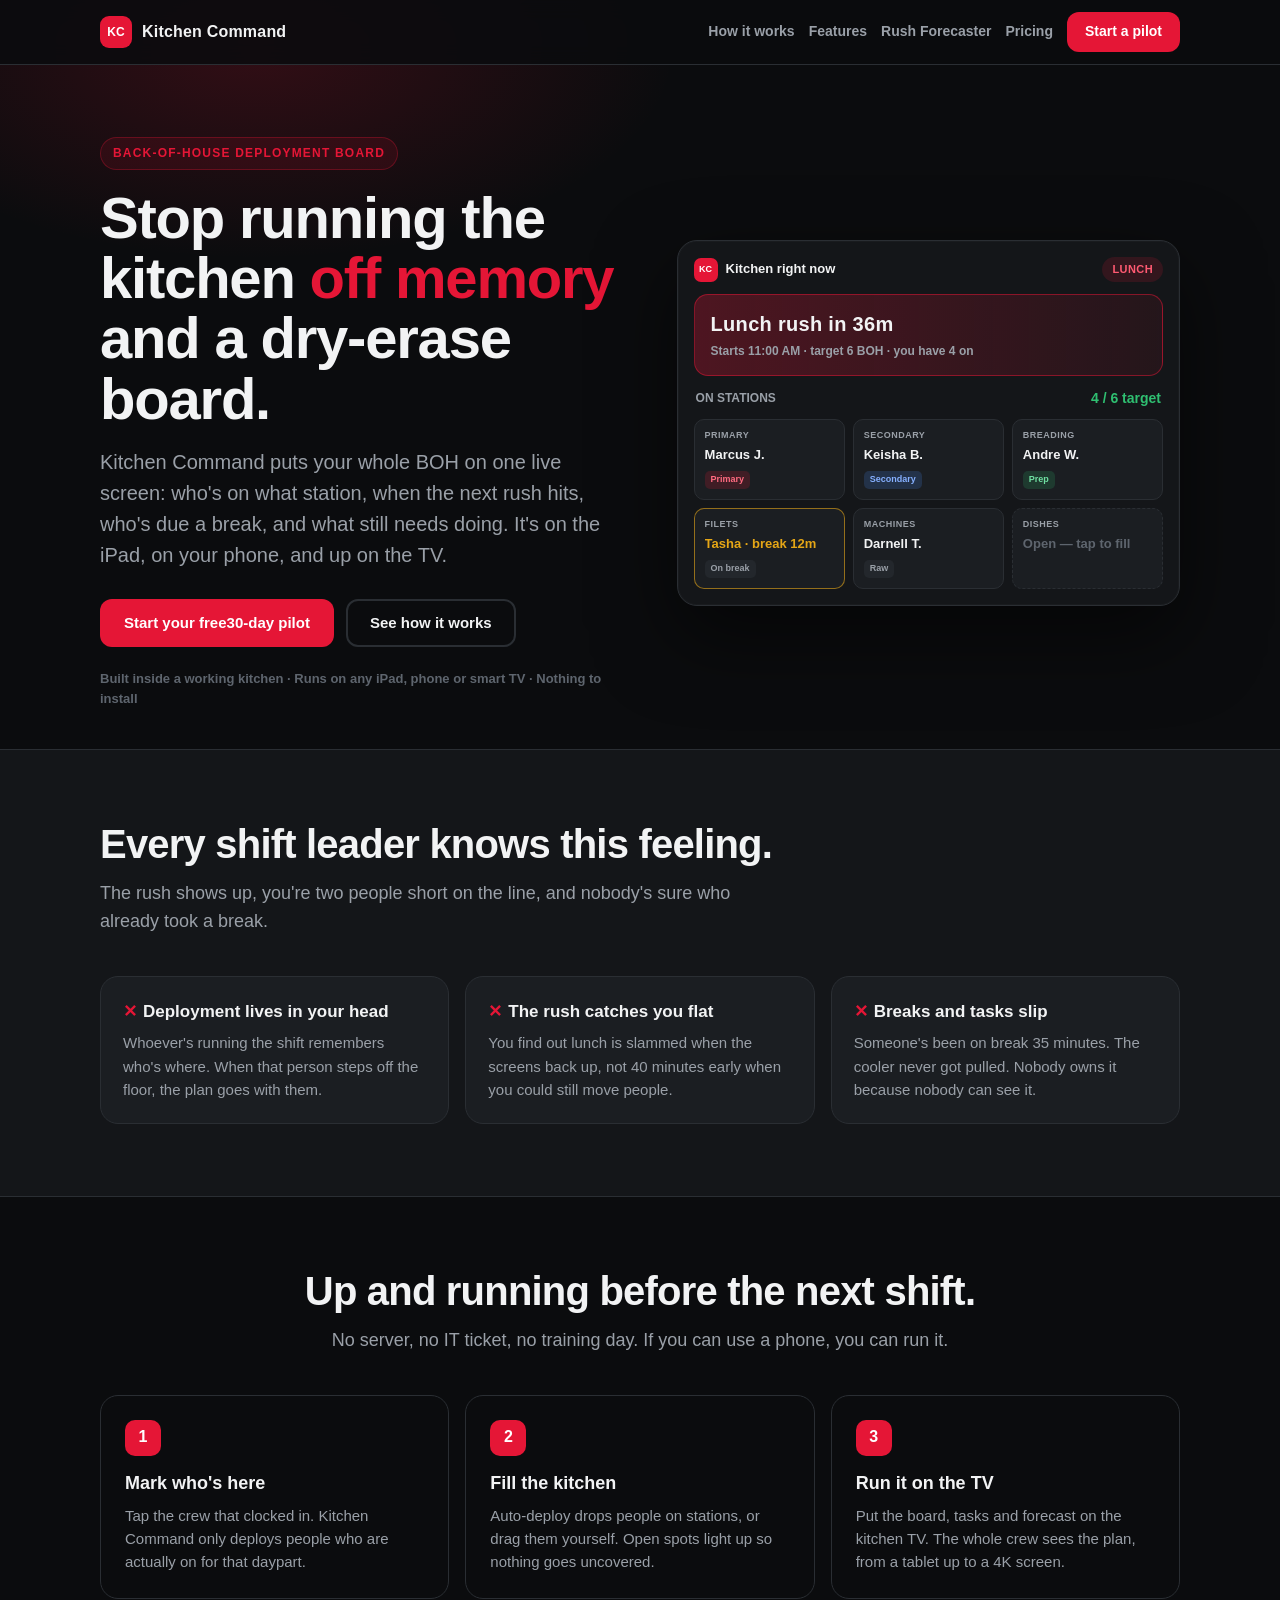
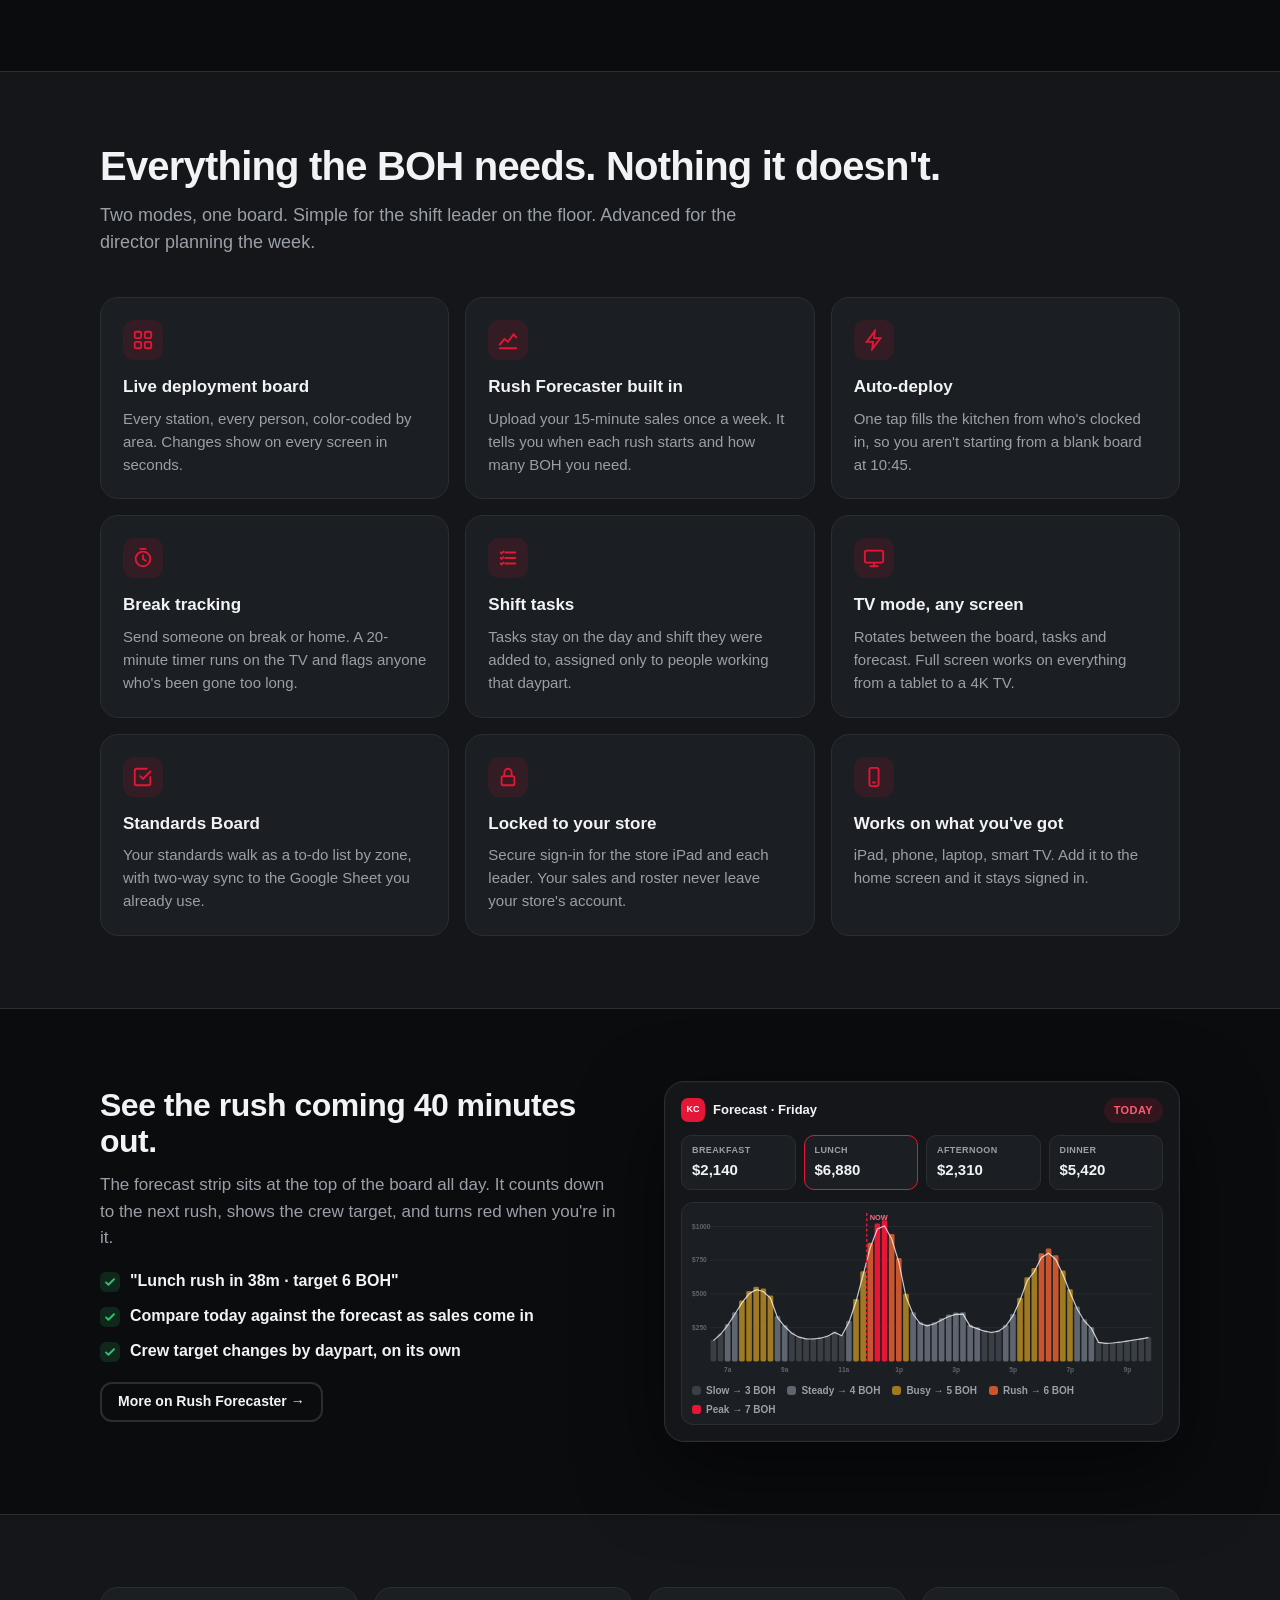
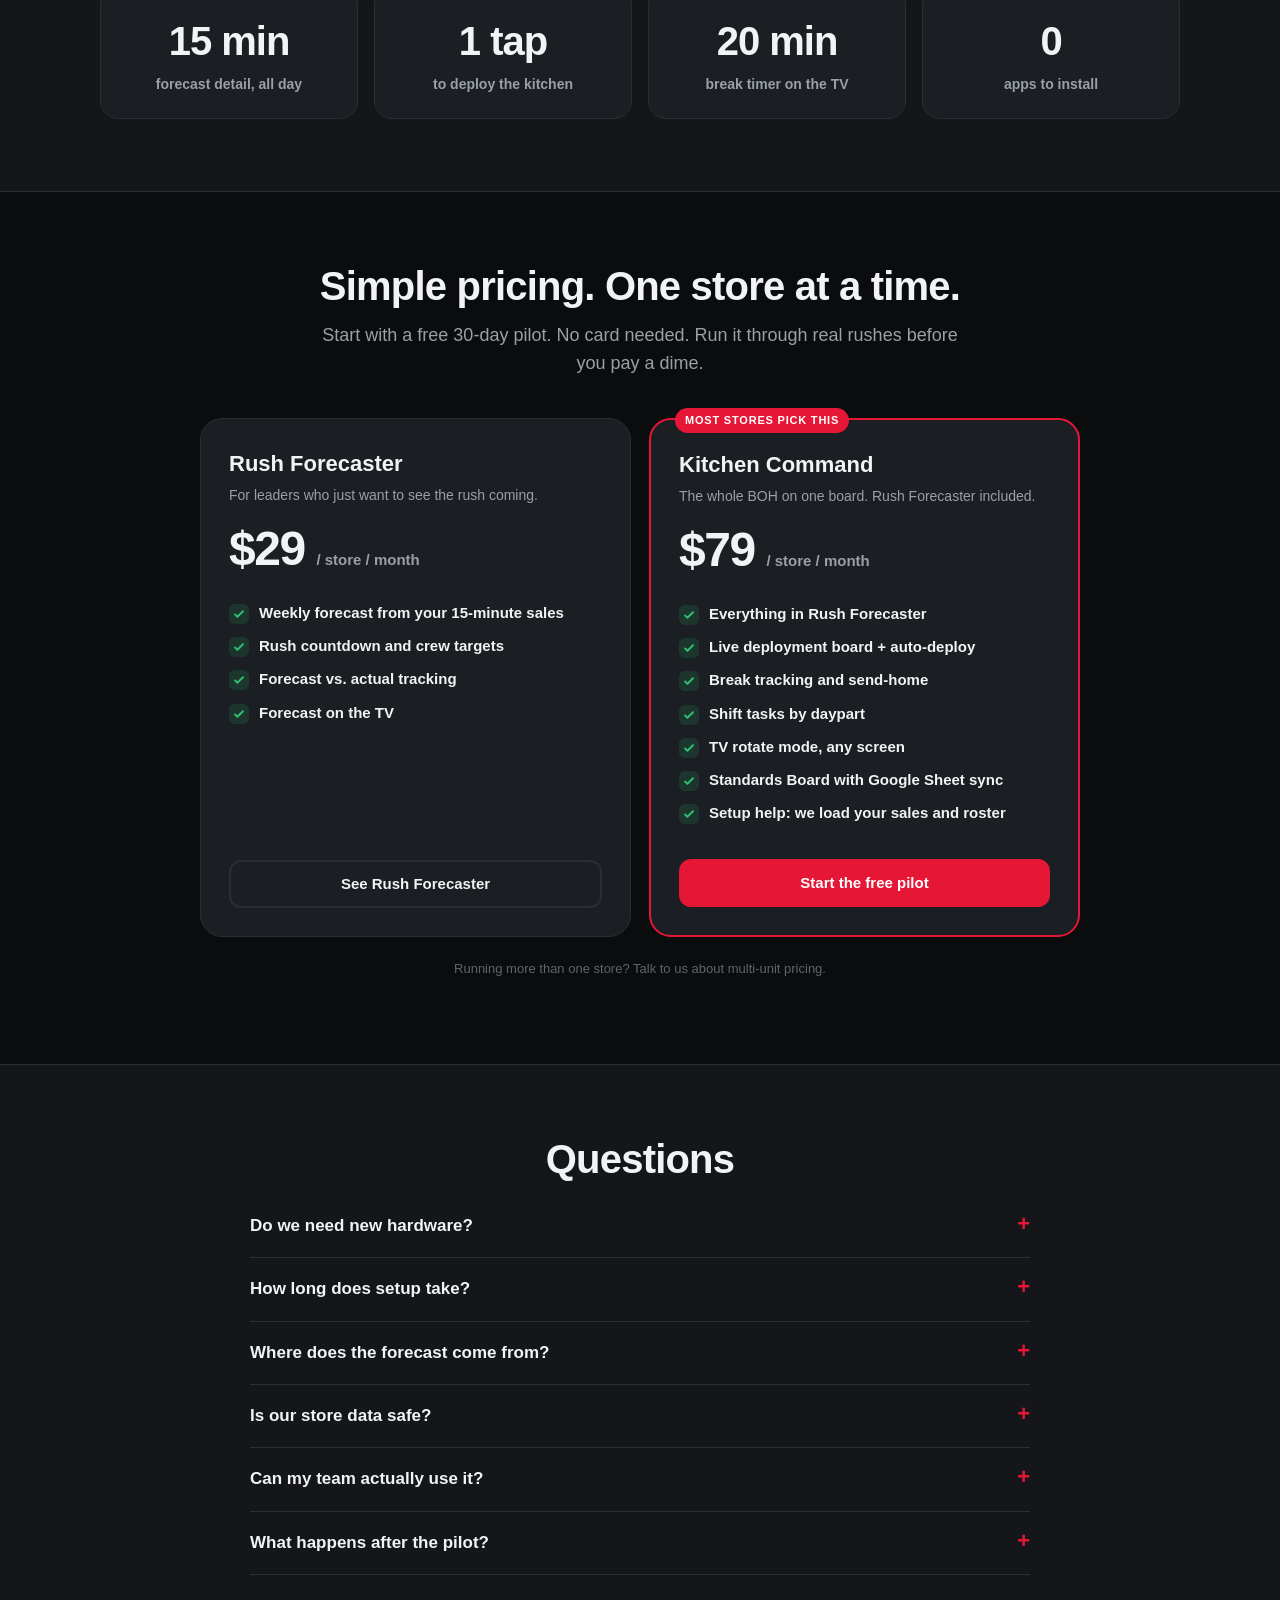
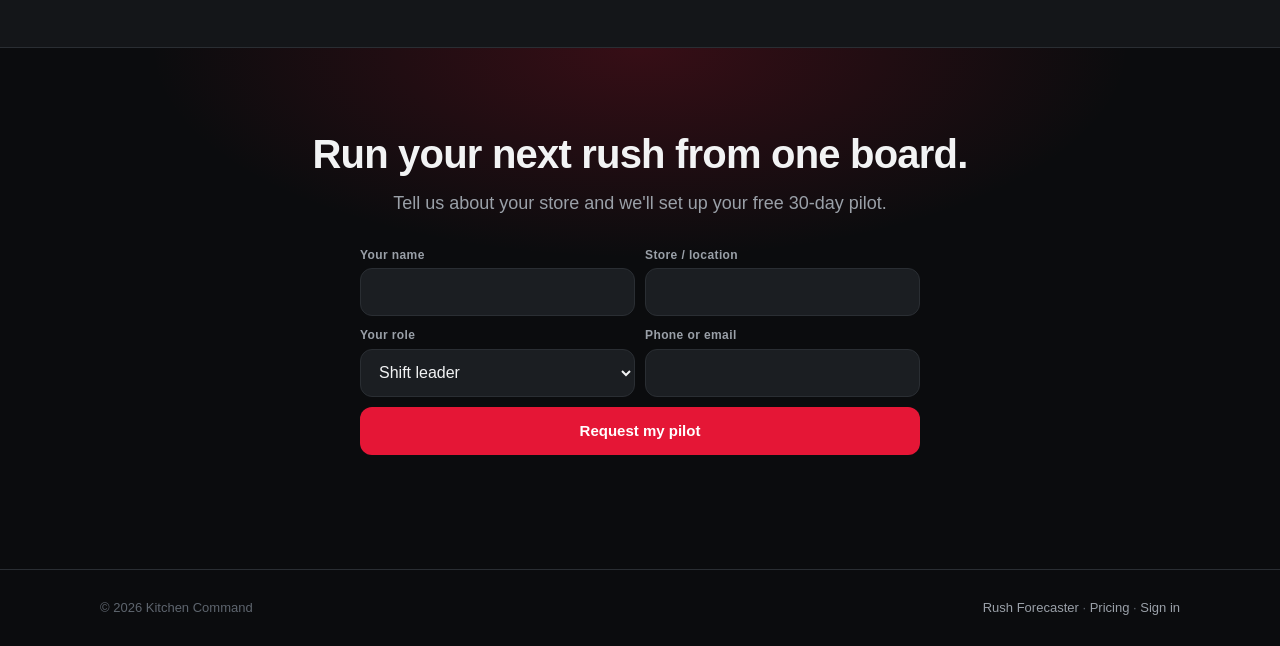
<file: landing/index.html>
<!DOCTYPE html>
<html lang="en">
<head>
<meta charset="UTF-8">
<meta name="viewport" content="width=device-width, initial-scale=1, viewport-fit=cover">
<title>Kitchen Command — Run the kitchen from one board</title>
<meta name="description" content="Kitchen Command is a live back-of-house deployment board. Deploy your crew, see the next rush coming, run breaks and tasks, and put it all on the kitchen TV.">
<meta name="theme-color" content="#0B0C0E">
<meta property="og:title" content="Kitchen Command — Run the kitchen from one board">
<meta property="og:description" content="Live BOH deployment, rush forecasts, breaks, tasks and TV displays. Built by a shift leader for shift leaders.">
<link rel="stylesheet" href="landing.css">
</head>
<body>

<nav class="nav"><div class="wrap">
  <a class="logo" href="./"><i>KC</i>Kitchen Command</a>
  <a class="link" href="#how">How it works</a>
  <a class="link" href="#features">Features</a>
  <a class="link" href="rush-forecaster.html">Rush Forecaster</a>
  <a class="link" href="#pricing">Pricing</a>
  <a class="btn primary sm" href="#start">Start a pilot</a>
</div></nav>

<header class="hero"><div class="wrap grid">
  <div>
    <span class="eyebrow">Back-of-house deployment board</span>
    <h1>Stop running the kitchen <em>off memory</em> and a dry-erase board.</h1>
    <p class="lead">Kitchen Command puts your whole BOH on one live screen: who's on what station, when the next rush hits, who's due a break, and what still needs doing. It's on the iPad, on your phone, and up on the TV.</p>
    <div class="cta-row">
      <a class="btn primary" href="#start">Start your free <span data-pilot>30</span>-day pilot</a>
      <a class="btn ghost" href="#how">See how it works</a>
    </div>
    <div class="trust">Built inside a working kitchen · Runs on any iPad, phone or smart TV · Nothing to install</div>
  </div>

  <div class="screen reveal" aria-label="Kitchen Command board preview">
    <div class="bar"><span class="mk">KC</span><b>Kitchen right now</b><span class="pill">LUNCH</span></div>
    <div class="rush" id="demo-rush"><div class="big">Lunch rush in 38m</div><div class="small">Starts 11:00 AM · target 6 BOH</div></div>
    <div class="crew"><span>ON STATIONS</span><b>4 / 6 target</b></div>
    <div class="board">
      <div class="st"><div class="a">PRIMARY</div><div class="p">Marcus J.</div><span class="tag p1">Primary</span></div>
      <div class="st"><div class="a">SECONDARY</div><div class="p">Keisha B.</div><span class="tag p2">Secondary</span></div>
      <div class="st"><div class="a">BREADING</div><div class="p">Andre W.</div><span class="tag p3">Prep</span></div>
      <div class="st brk"><div class="a">FILETS</div><div class="p">Tasha · break 12m</div><span class="tag">On break</span></div>
      <div class="st"><div class="a">MACHINES</div><div class="p">Darnell T.</div><span class="tag">Raw</span></div>
      <div class="st open"><div class="a">DISHES</div><div class="p">Open — tap to fill</div></div>
    </div>
  </div>
</div></header>

<section class="alt"><div class="wrap">
  <h2 class="reveal">Every shift leader knows this feeling.</h2>
  <p class="sub reveal">The rush shows up, you're two people short on the line, and nobody's sure who already took a break.</p>
  <div class="pain reveal">
    <div><b><span class="x">✕</span>Deployment lives in your head</b><p>Whoever's running the shift remembers who's where. When that person steps off the floor, the plan goes with them.</p></div>
    <div><b><span class="x">✕</span>The rush catches you flat</b><p>You find out lunch is slammed when the screens back up, not 40 minutes early when you could still move people.</p></div>
    <div><b><span class="x">✕</span>Breaks and tasks slip</b><p>Someone's been on break 35 minutes. The cooler never got pulled. Nobody owns it because nobody can see it.</p></div>
  </div>
</div></section>

<section id="how"><div class="wrap">
  <div class="center"><h2 class="reveal">Up and running before the next shift.</h2>
  <p class="sub reveal">No server, no IT ticket, no training day. If you can use a phone, you can run it.</p></div>
  <div class="steps reveal">
    <div><b>Mark who's here</b><p>Tap the crew that clocked in. Kitchen Command only deploys people who are actually on for that daypart.</p></div>
    <div><b>Fill the kitchen</b><p>Auto-deploy drops people on stations, or drag them yourself. Open spots light up so nothing goes uncovered.</p></div>
    <div><b>Run it on the TV</b><p>Put the board, tasks and forecast on the kitchen TV. The whole crew sees the plan, from a tablet up to a 4K screen.</p></div>
  </div>
</div></section>

<section class="alt" id="features"><div class="wrap">
  <h2 class="reveal">Everything the BOH needs. Nothing it doesn't.</h2>
  <p class="sub reveal">Two modes, one board. Simple for the shift leader on the floor. Advanced for the director planning the week.</p>
  <div class="feats">
    <div class="feat reveal"><div class="ic"><svg viewBox="0 0 24 24" fill="none" stroke="currentColor" stroke-width="2" stroke-linecap="round"><rect x="3" y="3" width="7" height="7" rx="1.5"/><rect x="14" y="3" width="7" height="7" rx="1.5"/><rect x="3" y="14" width="7" height="7" rx="1.5"/><rect x="14" y="14" width="7" height="7" rx="1.5"/></svg></div><b>Live deployment board</b><p>Every station, every person, color-coded by area. Changes show on every screen in seconds.</p></div>
    <div class="feat reveal"><div class="ic"><svg viewBox="0 0 24 24" fill="none" stroke="currentColor" stroke-width="2" stroke-linecap="round"><path d="M3 17l5-6 4 3 6-8 3 3"/><path d="M3 21h18"/></svg></div><b>Rush Forecaster built in</b><p>Upload your 15-minute sales once a week. It tells you when each rush starts and how many BOH you need.</p></div>
    <div class="feat reveal"><div class="ic"><svg viewBox="0 0 24 24" fill="none" stroke="currentColor" stroke-width="2" stroke-linecap="round"><path d="M13 2L4 14h7l-1 8 9-12h-7z"/></svg></div><b>Auto-deploy</b><p>One tap fills the kitchen from who's clocked in, so you aren't starting from a blank board at 10:45.</p></div>
    <div class="feat reveal"><div class="ic"><svg viewBox="0 0 24 24" fill="none" stroke="currentColor" stroke-width="2" stroke-linecap="round"><circle cx="12" cy="13" r="8"/><path d="M12 9v4l3 2M9 2h6"/></svg></div><b>Break tracking</b><p>Send someone on break or home. A 20-minute timer runs on the TV and flags anyone who's been gone too long.</p></div>
    <div class="feat reveal"><div class="ic"><svg viewBox="0 0 24 24" fill="none" stroke="currentColor" stroke-width="2" stroke-linecap="round"><path d="M9 6h11M9 12h11M9 18h11"/><path d="M4 6l1 1 2-2M4 12l1 1 2-2M4 18l1 1 2-2"/></svg></div><b>Shift tasks</b><p>Tasks stay on the day and shift they were added to, assigned only to people working that daypart.</p></div>
    <div class="feat reveal"><div class="ic"><svg viewBox="0 0 24 24" fill="none" stroke="currentColor" stroke-width="2" stroke-linecap="round"><rect x="2" y="4" width="20" height="13" rx="2"/><path d="M8 21h8M12 17v4"/></svg></div><b>TV mode, any screen</b><p>Rotates between the board, tasks and forecast. Full screen works on everything from a tablet to a 4K TV.</p></div>
    <div class="feat reveal"><div class="ic"><svg viewBox="0 0 24 24" fill="none" stroke="currentColor" stroke-width="2" stroke-linecap="round"><path d="M9 11l3 3 8-8"/><path d="M20 12v7a2 2 0 01-2 2H5a2 2 0 01-2-2V5a2 2 0 012-2h11"/></svg></div><b>Standards Board</b><p>Your standards walk as a to-do list by zone, with two-way sync to the Google Sheet you already use.</p></div>
    <div class="feat reveal"><div class="ic"><svg viewBox="0 0 24 24" fill="none" stroke="currentColor" stroke-width="2" stroke-linecap="round"><rect x="5" y="11" width="14" height="10" rx="2"/><path d="M8 11V7a4 4 0 018 0v4"/></svg></div><b>Locked to your store</b><p>Secure sign-in for the store iPad and each leader. Your sales and roster never leave your store's account.</p></div>
    <div class="feat reveal"><div class="ic"><svg viewBox="0 0 24 24" fill="none" stroke="currentColor" stroke-width="2" stroke-linecap="round"><rect x="7" y="2" width="10" height="20" rx="2"/><path d="M11 18h2"/></svg></div><b>Works on what you've got</b><p>iPad, phone, laptop, smart TV. Add it to the home screen and it stays signed in.</p></div>
  </div>
</div></section>

<section><div class="wrap">
  <div class="split">
    <div class="reveal">
      <h3>See the rush coming 40 minutes out.</h3>
      <p>The forecast strip sits at the top of the board all day. It counts down to the next rush, shows the crew target, and turns red when you're in it.</p>
      <ul class="checks"><li>"Lunch rush in 38m · target 6 BOH"</li><li>Compare today against the forecast as sales come in</li><li>Crew target changes by daypart, on its own</li></ul>
      <p style="margin-top:18px"><a class="btn ghost sm" href="rush-forecaster.html">More on Rush Forecaster →</a></p>
    </div>
    <div class="screen reveal">
      <div class="bar"><span class="mk">KC</span><b>Forecast · Friday</b><span class="pill">TODAY</span></div>
      <div class="chips"><div><span class="n">BREAKFAST</span><span class="v">$2,140</span></div><div class="on"><span class="n">LUNCH</span><span class="v">$6,880</span></div><div><span class="n">AFTERNOON</span><span class="v">$2,310</span></div><div><span class="n">DINNER</span><span class="v">$5,420</span></div></div>
      <div class="chart"><div id="demo-chart"></div><div class="legend" id="demo-legend"></div></div>
    </div>
  </div>
</div></section>

<section class="alt"><div class="wrap">
  <div class="stats reveal">
    <div><b>15 min</b><span>forecast detail, all day</span></div>
    <div><b>1 tap</b><span>to deploy the kitchen</span></div>
    <div><b>20 min</b><span>break timer on the TV</span></div>
    <div><b>0</b><span>apps to install</span></div>
  </div>
</div></section>

<section id="pricing"><div class="wrap">
  <div class="center"><h2 class="reveal">Simple pricing. One store at a time.</h2>
  <p class="sub reveal">Start with a free <span data-pilot>30</span>-day pilot. No card needed. Run it through real rushes before you pay a dime.</p></div>
  <div class="plans reveal">
    <div class="plan">
      <h3>Rush Forecaster</h3><p class="for">For leaders who just want to see the rush coming.</p>
      <div class="price"><span data-price="rush">$29</span> <small>/ store / month</small></div>
      <ul class="checks"><li>Weekly forecast from your 15-minute sales</li><li>Rush countdown and crew targets</li><li>Forecast vs. actual tracking</li><li>Forecast on the TV</li></ul>
      <a class="btn ghost" href="rush-forecaster.html">See Rush Forecaster</a>
    </div>
    <div class="plan best">
      <h3>Kitchen Command</h3><p class="for">The whole BOH on one board. Rush Forecaster included.</p>
      <div class="price"><span data-price="command">$79</span> <small>/ store / month</small></div>
      <ul class="checks"><li>Everything in Rush Forecaster</li><li>Live deployment board + auto-deploy</li><li>Break tracking and send-home</li><li>Shift tasks by daypart</li><li>TV rotate mode, any screen</li><li>Standards Board with Google Sheet sync</li><li>Setup help: we load your sales and roster</li></ul>
      <a class="btn primary" href="#start">Start the free pilot</a>
    </div>
  </div>
  <p class="fine">Running more than one store? Talk to us about multi-unit pricing.</p>
</div></section>

<section class="alt"><div class="wrap">
  <div class="center"><h2 class="reveal">Questions</h2></div>
  <div class="faq reveal">
    <details><summary>Do we need new hardware?</summary><p>No. It runs in the browser on the iPad, phones and TV you already have. For the TV, any smart TV browser or a cheap streaming stick works.</p></details>
    <details><summary>How long does setup take?</summary><p>Most stores are live the same day. We load your roster and past sales, you sign in on the store iPad, and you open TV mode on the kitchen screen.</p></details>
    <details><summary>Where does the forecast come from?</summary><p>Your own sales. Once a week you upload the 15-minute sales report your POS already exports, and the forecast rebuilds itself for every day of the week.</p></details>
    <details><summary>Is our store data safe?</summary><p>Your data sits in your store's own secure database. Only the logins you approve can see it, and none of it is stored in the app's code.</p></details>
    <details><summary>Can my team actually use it?</summary><p>Simple mode was built for a shift leader in the middle of a rush: big buttons, three steps. Advanced mode is there when you want to plan deeper.</p></details>
    <details><summary>What happens after the pilot?</summary><p>If it's earning its keep, keep going on a monthly plan. If not, walk away. You don't owe anything and there's no contract.</p></details>
  </div>
</div></section>

<section class="final" id="start"><div class="wrap">
  <h2 class="reveal">Run your next rush from one board.</h2>
  <p class="sub reveal" style="margin:0 auto;">Tell us about your store and we'll set up your free <span data-pilot>30</span>-day pilot.</p>
  <form class="form" id="pilot-form" data-product="Kitchen Command">
    <div><label for="f-name">Your name</label><input id="f-name" name="name" required autocomplete="name"></div>
    <div><label for="f-store">Store / location</label><input id="f-store" name="store" required></div>
    <div><label for="f-role">Your role</label><select id="f-role" name="role"><option>Shift leader</option><option>Kitchen director</option><option>Store owner / operator</option><option>Other</option></select></div>
    <div><label for="f-contact">Phone or email</label><input id="f-contact" name="contact" required></div>
    <div class="full"><button class="btn primary" type="submit">Request my pilot</button></div>
    <div class="form-msg" id="form-msg" role="status"></div>
  </form>
</div></section>

<footer><div class="wrap">
  <span>© <span id="yr">2026</span> Kitchen Command</span>
  <span><a href="rush-forecaster.html">Rush Forecaster</a> · <a href="#pricing">Pricing</a> · <a data-app href="../">Sign in</a></span>
</div></footer>

<script src="config.js"></script>
<script src="landing.js"></script>
</body>
</html>
</file>
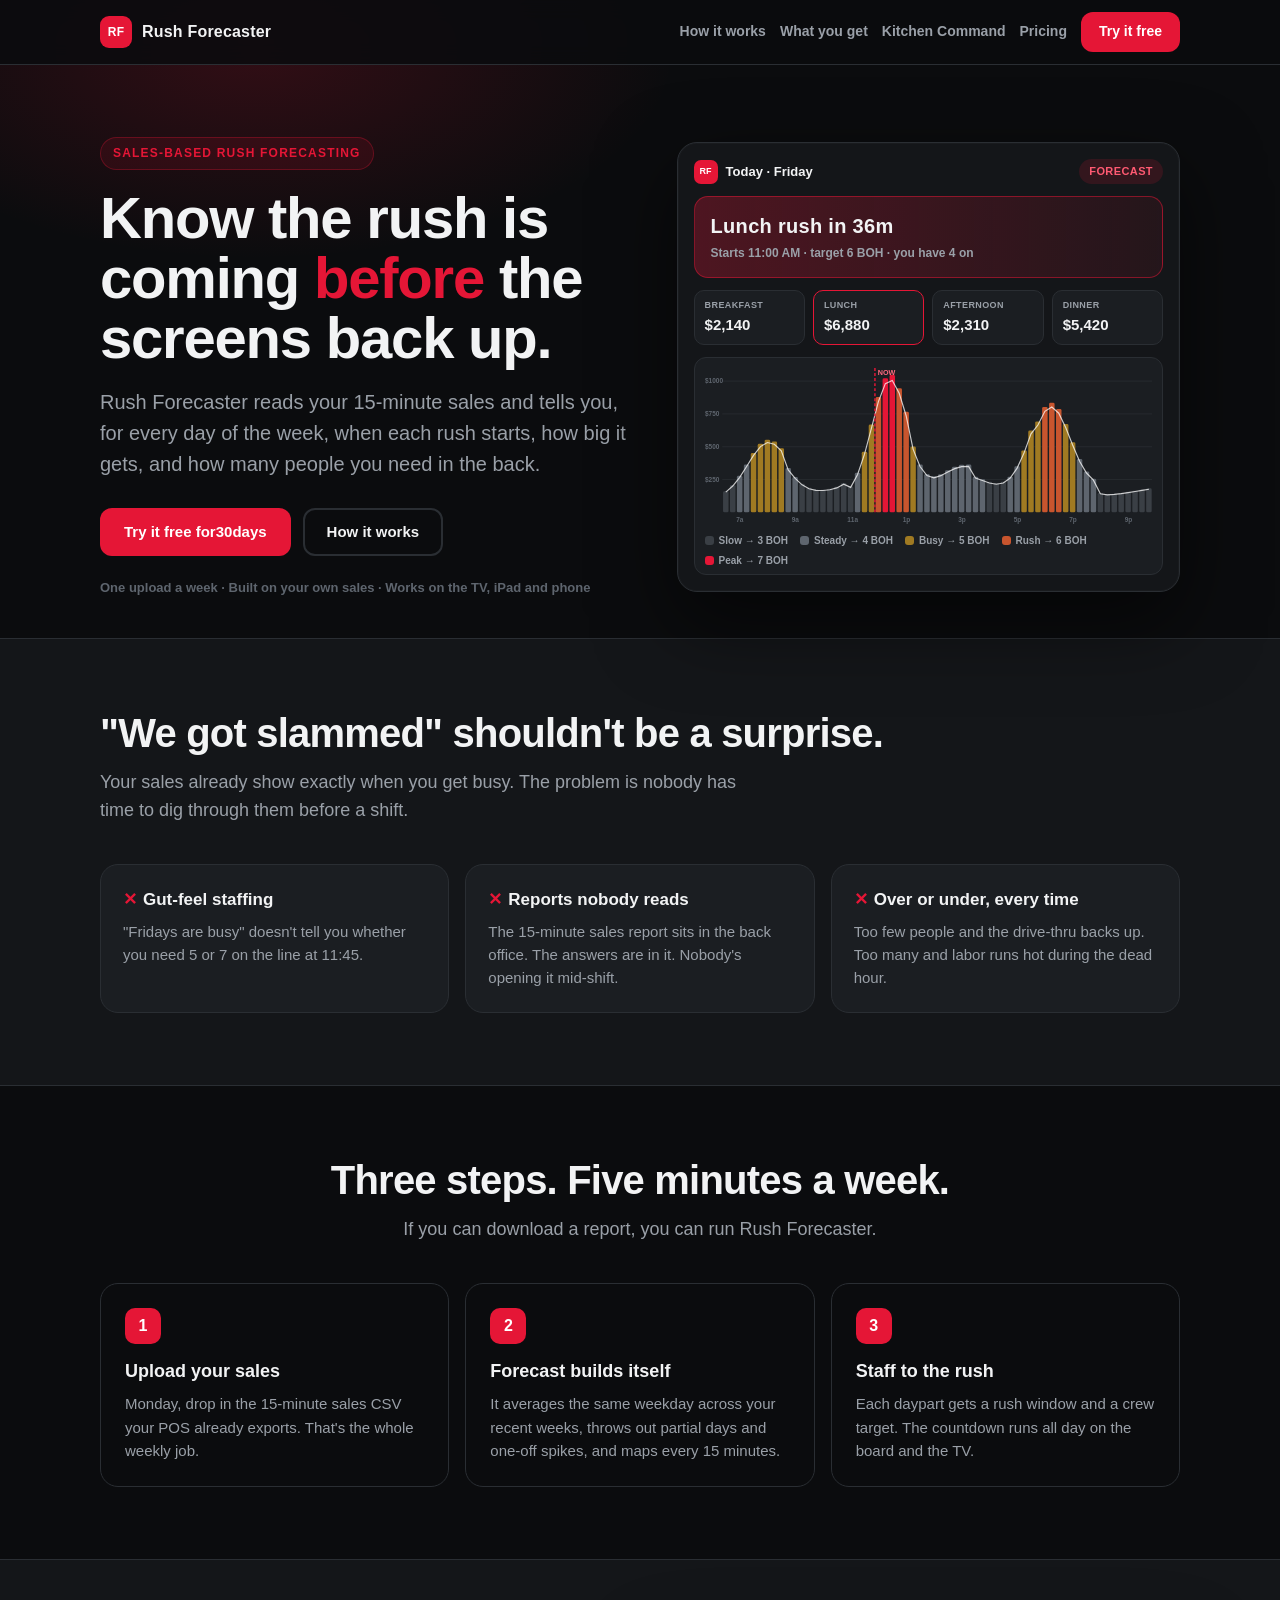
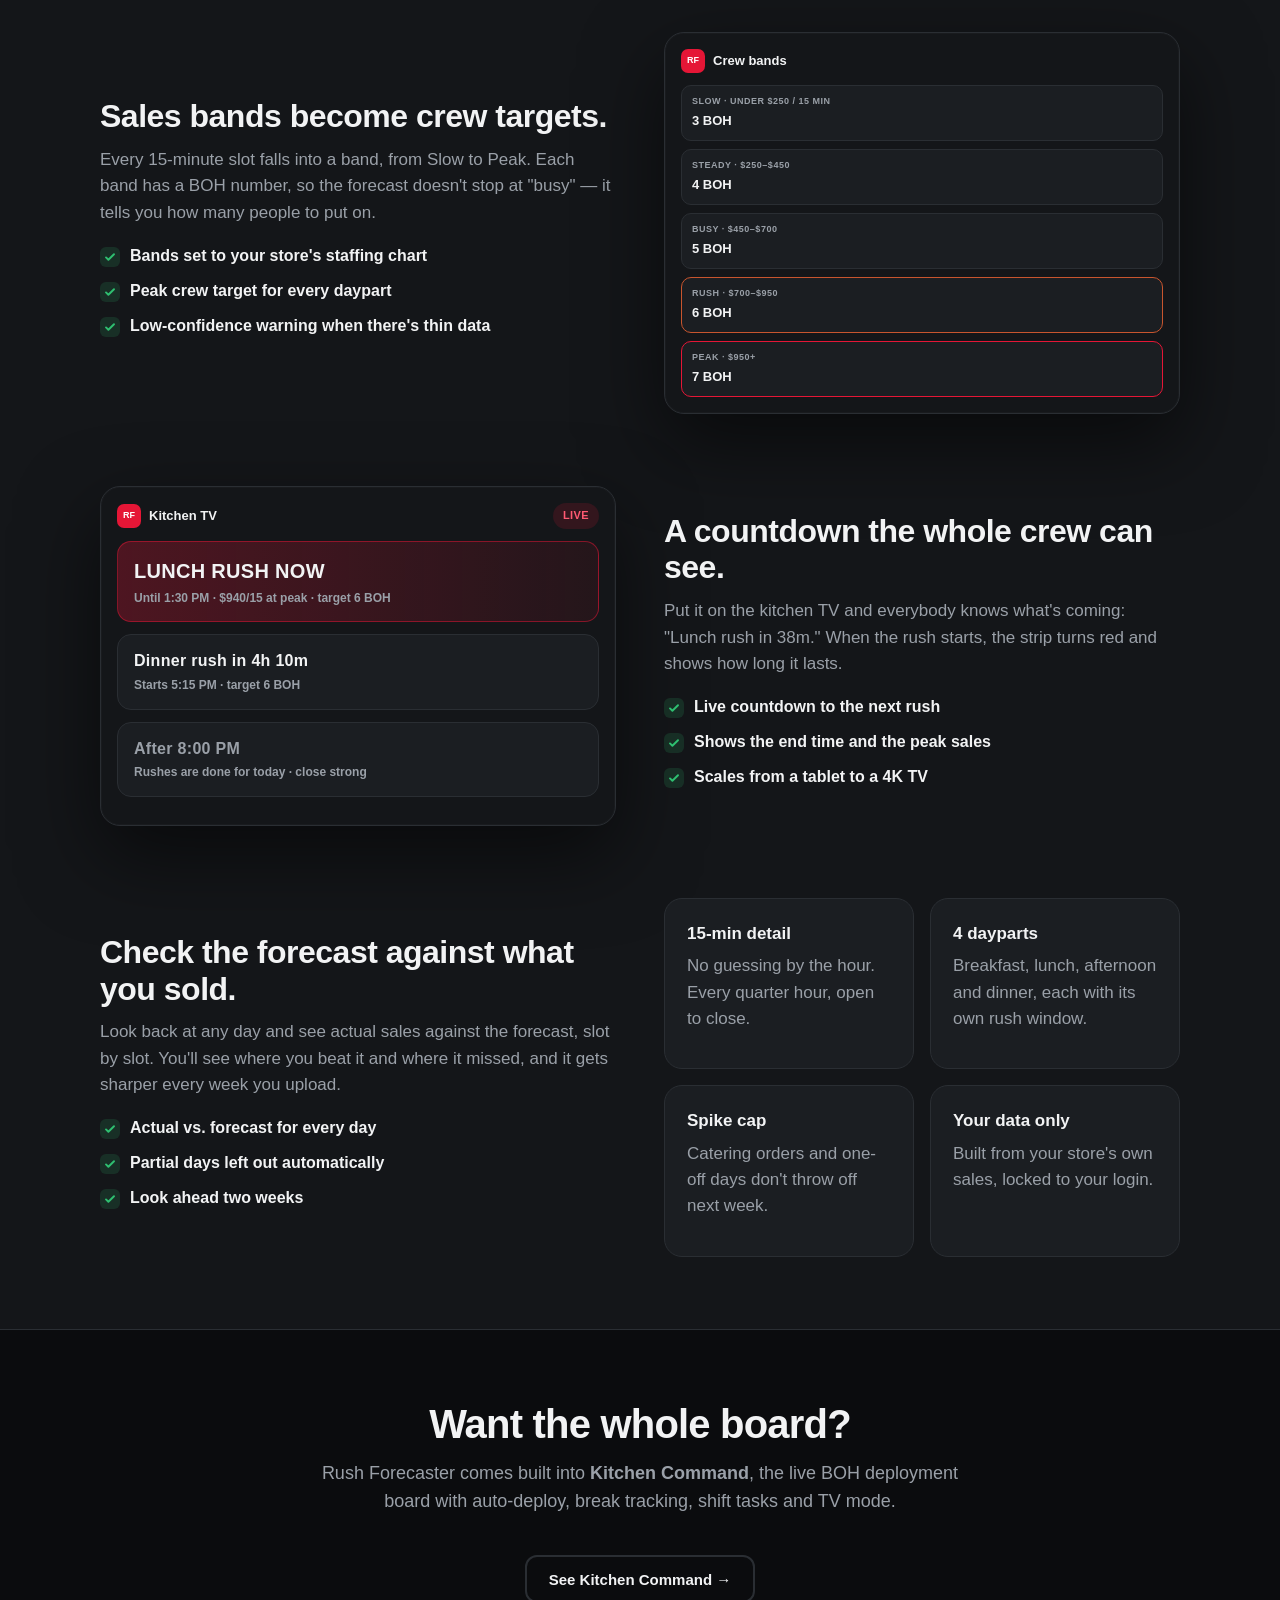
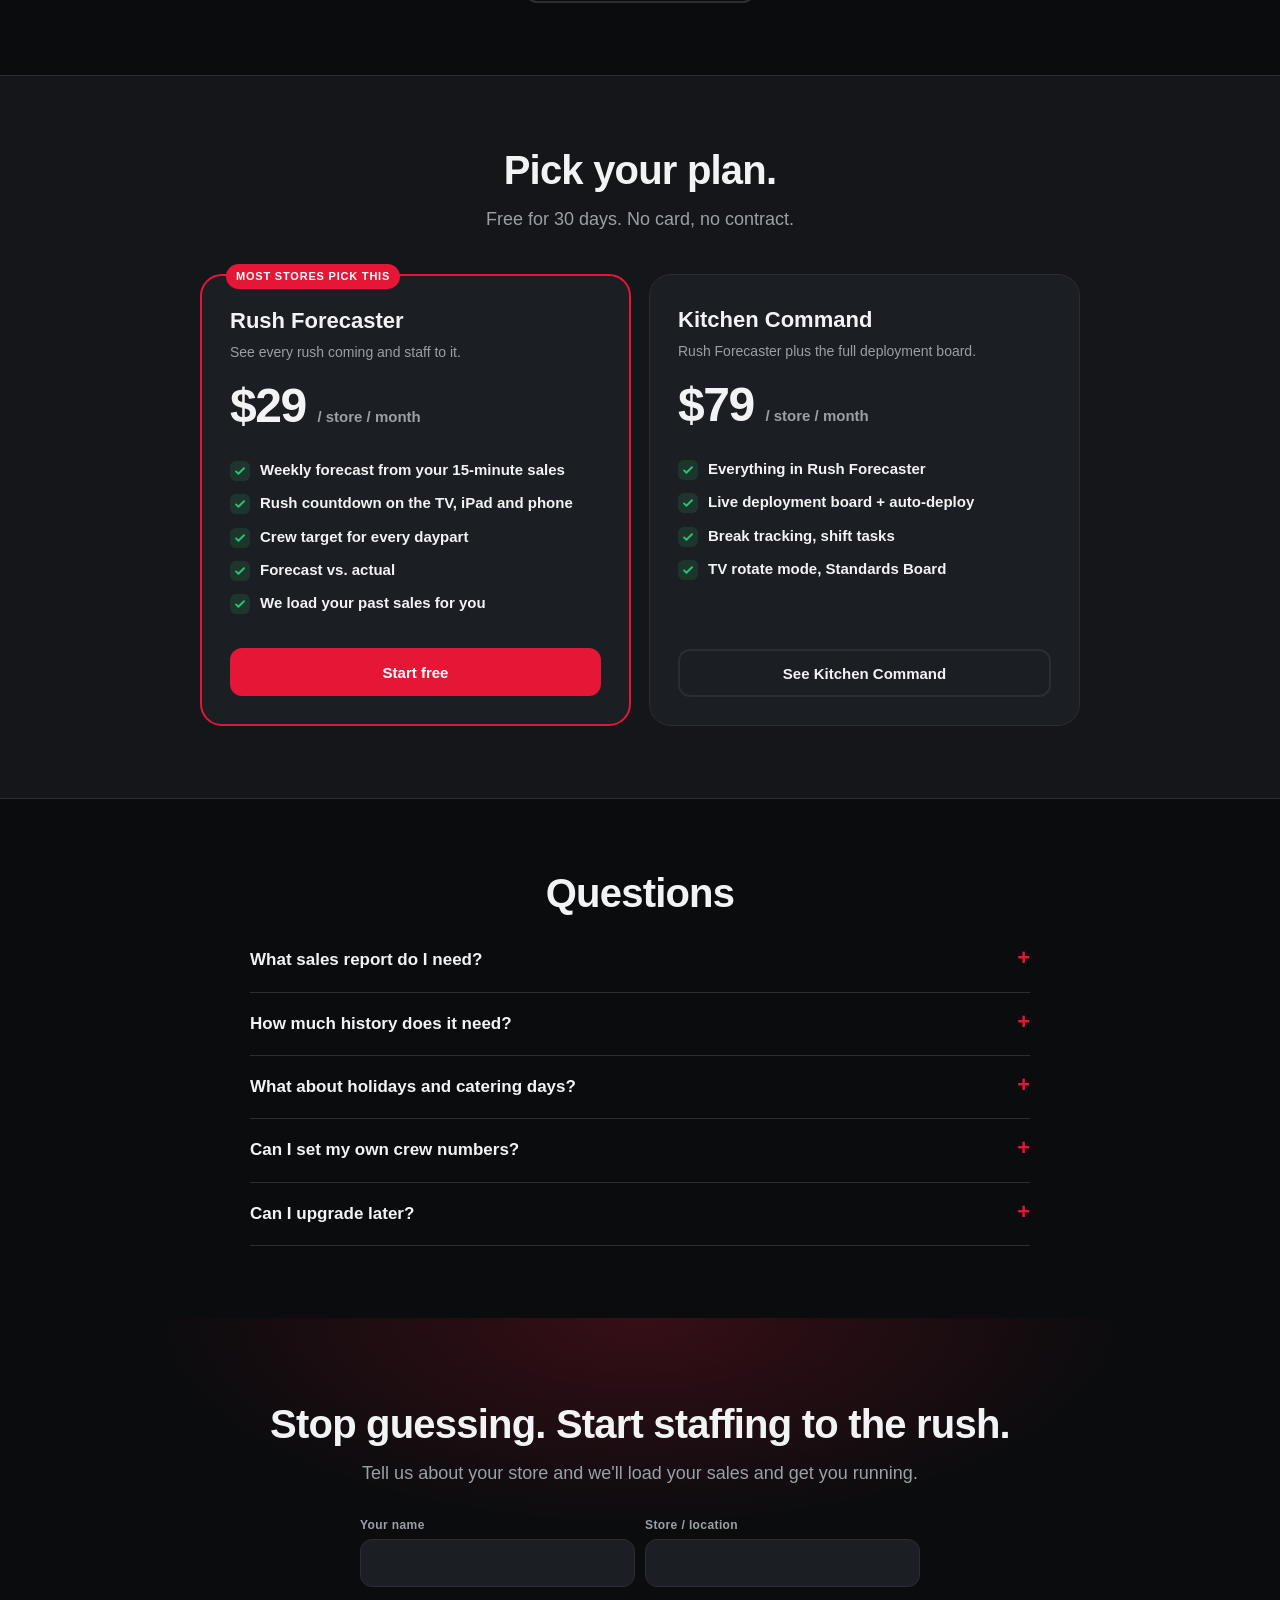
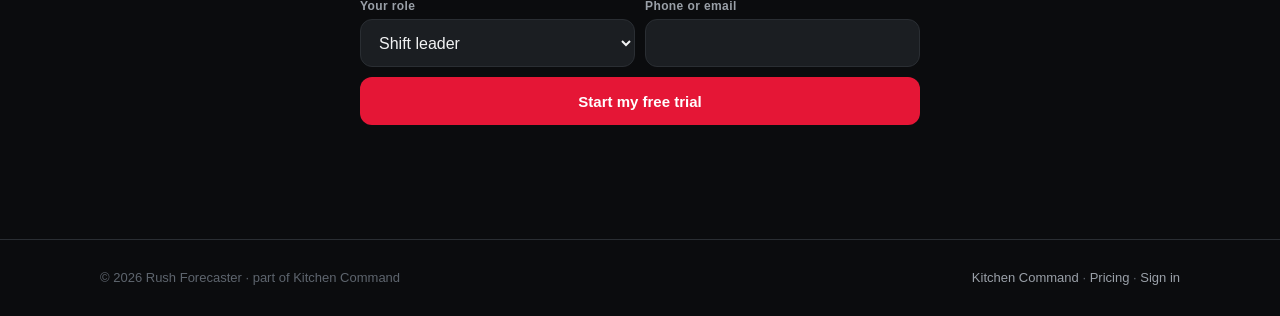
<file: landing/rush-forecaster.html>
<!DOCTYPE html>
<html lang="en">
<head>
<meta charset="UTF-8">
<meta name="viewport" content="width=device-width, initial-scale=1, viewport-fit=cover">
<title>Rush Forecaster — Know when the rush hits</title>
<meta name="description" content="Rush Forecaster turns your 15-minute sales report into a forecast for every day of the week. It counts down to each rush and tells you how many BOH to have on.">
<meta name="theme-color" content="#0B0C0E">
<meta property="og:title" content="Rush Forecaster — Know when the rush hits">
<meta property="og:description" content="Upload one sales report a week. Get the rush countdown and a crew target for every daypart.">
<link rel="stylesheet" href="landing.css">
</head>
<body>

<nav class="nav"><div class="wrap">
  <a class="logo" href="rush-forecaster.html"><i>RF</i>Rush Forecaster</a>
  <a class="link" href="#how">How it works</a>
  <a class="link" href="#features">What you get</a>
  <a class="link" href="./">Kitchen Command</a>
  <a class="link" href="#pricing">Pricing</a>
  <a class="btn primary sm" href="#start">Try it free</a>
</div></nav>

<header class="hero"><div class="wrap grid">
  <div>
    <span class="eyebrow">Sales-based rush forecasting</span>
    <h1>Know the rush is coming <em>before</em> the screens back up.</h1>
    <p class="lead">Rush Forecaster reads your 15-minute sales and tells you, for every day of the week, when each rush starts, how big it gets, and how many people you need in the back.</p>
    <div class="cta-row">
      <a class="btn primary" href="#start">Try it free for <span data-pilot>30</span> days</a>
      <a class="btn ghost" href="#how">How it works</a>
    </div>
    <div class="trust">One upload a week · Built on your own sales · Works on the TV, iPad and phone</div>
  </div>

  <div class="screen reveal" aria-label="Rush Forecaster preview">
    <div class="bar"><span class="mk">RF</span><b>Today · Friday</b><span class="pill">FORECAST</span></div>
    <div class="rush" id="demo-rush"><div class="big">Lunch rush in 38m</div><div class="small">Starts 11:00 AM · target 6 BOH</div></div>
    <div class="chips"><div><span class="n">BREAKFAST</span><span class="v">$2,140</span></div><div class="on"><span class="n">LUNCH</span><span class="v">$6,880</span></div><div><span class="n">AFTERNOON</span><span class="v">$2,310</span></div><div><span class="n">DINNER</span><span class="v">$5,420</span></div></div>
    <div class="chart"><div id="demo-chart"></div><div class="legend" id="demo-legend"></div></div>
  </div>
</div></header>

<section class="alt"><div class="wrap">
  <h2 class="reveal">"We got slammed" shouldn't be a surprise.</h2>
  <p class="sub reveal">Your sales already show exactly when you get busy. The problem is nobody has time to dig through them before a shift.</p>
  <div class="pain reveal">
    <div><b><span class="x">✕</span>Gut-feel staffing</b><p>"Fridays are busy" doesn't tell you whether you need 5 or 7 on the line at 11:45.</p></div>
    <div><b><span class="x">✕</span>Reports nobody reads</b><p>The 15-minute sales report sits in the back office. The answers are in it. Nobody's opening it mid-shift.</p></div>
    <div><b><span class="x">✕</span>Over or under, every time</b><p>Too few people and the drive-thru backs up. Too many and labor runs hot during the dead hour.</p></div>
  </div>
</div></section>

<section id="how"><div class="wrap">
  <div class="center"><h2 class="reveal">Three steps. Five minutes a week.</h2>
  <p class="sub reveal">If you can download a report, you can run Rush Forecaster.</p></div>
  <div class="steps reveal">
    <div><b>Upload your sales</b><p>Monday, drop in the 15-minute sales CSV your POS already exports. That's the whole weekly job.</p></div>
    <div><b>Forecast builds itself</b><p>It averages the same weekday across your recent weeks, throws out partial days and one-off spikes, and maps every 15 minutes.</p></div>
    <div><b>Staff to the rush</b><p>Each daypart gets a rush window and a crew target. The countdown runs all day on the board and the TV.</p></div>
  </div>
</div></section>

<section class="alt" id="features"><div class="wrap">
  <div class="split">
    <div class="reveal">
      <h3>Sales bands become crew targets.</h3>
      <p>Every 15-minute slot falls into a band, from Slow to Peak. Each band has a BOH number, so the forecast doesn't stop at "busy" — it tells you how many people to put on.</p>
      <ul class="checks"><li>Bands set to your store's staffing chart</li><li>Peak crew target for every daypart</li><li>Low-confidence warning when there's thin data</li></ul>
    </div>
    <div class="screen reveal">
      <div class="bar"><span class="mk">RF</span><b>Crew bands</b></div>
      <div class="board" style="grid-template-columns:1fr">
        <div class="st"><div class="a">SLOW · UNDER $250 / 15 MIN</div><div class="p">3 BOH</div></div>
        <div class="st"><div class="a">STEADY · $250–$450</div><div class="p">4 BOH</div></div>
        <div class="st"><div class="a">BUSY · $450–$700</div><div class="p">5 BOH</div></div>
        <div class="st" style="border-color:#C8552E"><div class="a">RUSH · $700–$950</div><div class="p">6 BOH</div></div>
        <div class="st" style="border-color:#E51636"><div class="a">PEAK · $950+</div><div class="p">7 BOH</div></div>
      </div>
    </div>
  </div>

  <div class="split flip">
    <div class="screen reveal">
      <div class="bar"><span class="mk">RF</span><b>Kitchen TV</b><span class="pill">LIVE</span></div>
      <div class="rush hot"><div class="big">LUNCH RUSH NOW</div><div class="small">Until 1:30 PM · $940/15 at peak · target 6 BOH</div></div>
      <div class="rush" style="background:var(--panel-2);border-color:var(--line)"><div class="big" style="font-size:16px">Dinner rush in 4h 10m</div><div class="small">Starts 5:15 PM · target 6 BOH</div></div>
      <div class="rush" style="background:var(--panel-2);border-color:var(--line)"><div class="big" style="font-size:16px;color:var(--text-dim)">After 8:00 PM</div><div class="small">Rushes are done for today · close strong</div></div>
    </div>
    <div class="reveal">
      <h3>A countdown the whole crew can see.</h3>
      <p>Put it on the kitchen TV and everybody knows what's coming: "Lunch rush in 38m." When the rush starts, the strip turns red and shows how long it lasts.</p>
      <ul class="checks"><li>Live countdown to the next rush</li><li>Shows the end time and the peak sales</li><li>Scales from a tablet to a 4K TV</li></ul>
    </div>
  </div>

  <div class="split">
    <div class="reveal">
      <h3>Check the forecast against what you sold.</h3>
      <p>Look back at any day and see actual sales against the forecast, slot by slot. You'll see where you beat it and where it missed, and it gets sharper every week you upload.</p>
      <ul class="checks"><li>Actual vs. forecast for every day</li><li>Partial days left out automatically</li><li>Look ahead two weeks</li></ul>
    </div>
    <div class="feats" style="grid-template-columns:1fr 1fr">
      <div class="feat reveal"><b>15-min detail</b><p>No guessing by the hour. Every quarter hour, open to close.</p></div>
      <div class="feat reveal"><b>4 dayparts</b><p>Breakfast, lunch, afternoon and dinner, each with its own rush window.</p></div>
      <div class="feat reveal"><b>Spike cap</b><p>Catering orders and one-off days don't throw off next week.</p></div>
      <div class="feat reveal"><b>Your data only</b><p>Built from your store's own sales, locked to your login.</p></div>
    </div>
  </div>
</div></section>

<section><div class="wrap">
  <div class="center"><h2 class="reveal">Want the whole board?</h2>
  <p class="sub reveal">Rush Forecaster comes built into <b>Kitchen Command</b>, the live BOH deployment board with auto-deploy, break tracking, shift tasks and TV mode.</p>
  <a class="btn ghost reveal" href="./">See Kitchen Command →</a></div>
</div></section>

<section class="alt" id="pricing"><div class="wrap">
  <div class="center"><h2 class="reveal">Pick your plan.</h2>
  <p class="sub reveal">Free for <span data-pilot>30</span> days. No card, no contract.</p></div>
  <div class="plans reveal">
    <div class="plan best">
      <h3>Rush Forecaster</h3><p class="for">See every rush coming and staff to it.</p>
      <div class="price"><span data-price="rush">$29</span> <small>/ store / month</small></div>
      <ul class="checks"><li>Weekly forecast from your 15-minute sales</li><li>Rush countdown on the TV, iPad and phone</li><li>Crew target for every daypart</li><li>Forecast vs. actual</li><li>We load your past sales for you</li></ul>
      <a class="btn primary" href="#start">Start free</a>
    </div>
    <div class="plan">
      <h3>Kitchen Command</h3><p class="for">Rush Forecaster plus the full deployment board.</p>
      <div class="price"><span data-price="command">$79</span> <small>/ store / month</small></div>
      <ul class="checks"><li>Everything in Rush Forecaster</li><li>Live deployment board + auto-deploy</li><li>Break tracking, shift tasks</li><li>TV rotate mode, Standards Board</li></ul>
      <a class="btn ghost" href="./">See Kitchen Command</a>
    </div>
  </div>
</div></section>

<section><div class="wrap">
  <div class="center"><h2 class="reveal">Questions</h2></div>
  <div class="faq reveal">
    <details><summary>What sales report do I need?</summary><p>The sales-by-15-minute export your POS already makes, saved as a CSV. Upload it once a week and the forecast rebuilds itself.</p></details>
    <details><summary>How much history does it need?</summary><p>It works from a single week, but it flags that as low confidence. With three or four weeks it's solid, and it keeps learning as you upload.</p></details>
    <details><summary>What about holidays and catering days?</summary><p>Partial days are left out, and a spike cap stops one huge order from inflating next week's forecast.</p></details>
    <details><summary>Can I set my own crew numbers?</summary><p>Yes. The bands and the BOH count for each band follow your store's staffing chart.</p></details>
    <details><summary>Can I upgrade later?</summary><p>Any time. Your forecast carries straight over into Kitchen Command.</p></details>
  </div>
</div></section>

<section class="final" id="start"><div class="wrap">
  <h2 class="reveal">Stop guessing. Start staffing to the rush.</h2>
  <p class="sub reveal" style="margin:0 auto;">Tell us about your store and we'll load your sales and get you running.</p>
  <form class="form" id="pilot-form" data-product="Rush Forecaster">
    <div><label for="f-name">Your name</label><input id="f-name" name="name" required autocomplete="name"></div>
    <div><label for="f-store">Store / location</label><input id="f-store" name="store" required></div>
    <div><label for="f-role">Your role</label><select id="f-role" name="role"><option>Shift leader</option><option>Kitchen director</option><option>Store owner / operator</option><option>Other</option></select></div>
    <div><label for="f-contact">Phone or email</label><input id="f-contact" name="contact" required></div>
    <div class="full"><button class="btn primary" type="submit">Start my free trial</button></div>
    <div class="form-msg" id="form-msg" role="status"></div>
  </form>
</div></section>

<footer><div class="wrap">
  <span>© <span id="yr">2026</span> Rush Forecaster · part of Kitchen Command</span>
  <span><a href="./">Kitchen Command</a> · <a href="#pricing">Pricing</a> · <a data-app href="../">Sign in</a></span>
</div></footer>

<script src="config.js"></script>
<script src="landing.js"></script>
</body>
</html>
</file>
<file: landing/landing.css>
:root{
  --red:#E51636; --red-dim:#b3122b; --bg:#0B0C0E; --panel:#141619; --panel-2:#1B1E22; --panel-3:#23272C; --line:#2A2E33;
  --text:#F2F3F4; --text-dim:#9AA0A8; --text-faint:#5E656E;
  --green:#2FBF71; --amber:#E5A616; --blue:#4C8DF6;
  --max:1120px; --r:18px;
  color-scheme:dark;
}
*{box-sizing:border-box;}
html{scroll-behavior:smooth;}
body{margin:0;background:var(--bg);color:var(--text);font-family:-apple-system,BlinkMacSystemFont,"Segoe UI",Roboto,Helvetica,Arial,sans-serif;-webkit-font-smoothing:antialiased;line-height:1.55;overflow-x:hidden;}
a{color:inherit;}
img,svg{max-width:100%;display:block;}
.wrap{max-width:var(--max);margin:0 auto;padding:0 20px;}
@media (max-width:520px){.wrap{padding:0 16px;}}

/* nav */
.nav{position:sticky;top:0;z-index:20;background:rgba(11,12,14,.88);backdrop-filter:blur(10px);border-bottom:1px solid var(--line);}
.nav .wrap{display:flex;align-items:center;gap:14px;height:64px;}
.logo{display:flex;align-items:center;gap:10px;text-decoration:none;font-weight:800;letter-spacing:.2px;margin-right:auto;white-space:nowrap;}
.logo i{width:32px;height:32px;border-radius:9px;background:var(--red);display:grid;place-items:center;font-style:normal;font-size:12px;font-weight:900;color:#fff;flex:none;}
.nav a.link{text-decoration:none;color:var(--text-dim);font-weight:650;font-size:14px;}
.nav a.link:hover{color:var(--text);}
@media (max-width:640px){.nav a.link{display:none;}}

/* buttons */
.btn{display:inline-flex;align-items:center;justify-content:center;min-height:48px;padding:0 22px;border-radius:12px;font-weight:800;font-size:15px;text-decoration:none;border:2px solid transparent;cursor:pointer;font-family:inherit;transition:transform .12s ease,background .12s ease;}
.btn:active{transform:translateY(1px);}
.btn.primary{background:var(--red);color:#fff;}
.btn.primary:hover{background:var(--red-dim);}
.btn.ghost{background:transparent;border-color:var(--line);color:var(--text);}
.btn.ghost:hover{border-color:var(--text-faint);}
.btn.sm{min-height:40px;padding:0 16px;font-size:14px;}

/* hero */
.hero{padding:72px 0 40px;position:relative;}
.hero::before{content:"";position:absolute;inset:-120px 0 auto;height:520px;background:radial-gradient(600px 300px at 20% 20%,rgba(229,22,54,.18),transparent 70%);pointer-events:none;}
.hero .grid{display:grid;grid-template-columns:1.05fr 1fr;gap:48px;align-items:center;position:relative;}
@media (max-width:900px){.hero .grid{grid-template-columns:1fr;gap:36px;}.hero{padding:48px 0 24px;}}
.eyebrow{display:inline-flex;align-items:center;gap:8px;font-size:12px;font-weight:800;letter-spacing:1.2px;text-transform:uppercase;color:var(--red);background:rgba(229,22,54,.1);border:1px solid rgba(229,22,54,.3);padding:6px 12px;border-radius:999px;}
h1{font-size:clamp(34px,5.6vw,58px);line-height:1.04;letter-spacing:-1.2px;margin:18px 0 18px;font-weight:900;}
h1 em{font-style:normal;color:var(--red);}
.lead{font-size:clamp(17px,2vw,20px);color:var(--text-dim);margin:0 0 28px;max-width:560px;}
.cta-row{display:flex;gap:12px;flex-wrap:wrap;}
.trust{margin-top:22px;font-size:13px;color:var(--text-faint);font-weight:650;}

/* sections */
section{padding:72px 0;}
section.alt{background:var(--panel);border-top:1px solid var(--line);border-bottom:1px solid var(--line);}
h2{font-size:clamp(28px,4vw,40px);line-height:1.1;letter-spacing:-.8px;margin:0 0 14px;font-weight:900;}
.sub{color:var(--text-dim);font-size:18px;max-width:640px;margin:0 0 40px;}
.center{text-align:center;}
.center .sub{margin-left:auto;margin-right:auto;}

/* pain */
.pain{display:grid;grid-template-columns:repeat(3,1fr);gap:16px;}
@media (max-width:820px){.pain{grid-template-columns:1fr;}}
.pain div{background:var(--panel-2);border:1px solid var(--line);border-radius:var(--r);padding:22px;}
.pain b{display:block;font-size:17px;margin-bottom:6px;}
.pain p{margin:0;color:var(--text-dim);font-size:15px;}
.pain .x{color:var(--red);font-weight:900;margin-right:6px;}

/* steps */
.steps{display:grid;grid-template-columns:repeat(3,1fr);gap:16px;counter-reset:s;}
@media (max-width:820px){.steps{grid-template-columns:1fr;}}
.steps div{position:relative;padding:24px;border-radius:var(--r);background:var(--bg);border:1px solid var(--line);}
.steps div::before{counter-increment:s;content:counter(s);display:grid;place-items:center;width:36px;height:36px;border-radius:10px;background:var(--red);color:#fff;font-weight:900;margin-bottom:14px;}
.steps b{display:block;font-size:18px;margin-bottom:6px;}
.steps p{margin:0;color:var(--text-dim);font-size:15px;}

/* features */
.feats{display:grid;grid-template-columns:repeat(3,1fr);gap:16px;}
@media (max-width:900px){.feats{grid-template-columns:repeat(2,1fr);}}
@media (max-width:600px){.feats{grid-template-columns:1fr;}}
.feat{background:var(--panel-2);border:1px solid var(--line);border-radius:var(--r);padding:22px;}
.feat .ic{width:40px;height:40px;border-radius:11px;background:rgba(229,22,54,.12);color:var(--red);display:grid;place-items:center;margin-bottom:14px;}
.feat .ic svg{width:22px;height:22px;}
.feat b{display:block;font-size:17px;margin-bottom:6px;}
.feat p{margin:0;color:var(--text-dim);font-size:15px;}

/* split */
.split{display:grid;grid-template-columns:1fr 1fr;gap:48px;align-items:center;}
.split + .split{margin-top:72px;}
@media (max-width:900px){.split{grid-template-columns:1fr;gap:28px;}.split.flip > :first-child{order:2;}}
.split h3{font-size:clamp(24px,3vw,32px);letter-spacing:-.5px;line-height:1.15;margin:0 0 12px;}
.split p{color:var(--text-dim);font-size:17px;margin:0 0 14px;}
.checks{list-style:none;padding:0;margin:18px 0 0;}
.checks li{position:relative;padding-left:30px;margin:10px 0;font-weight:600;}
.checks li::before{content:"";position:absolute;left:0;top:3px;width:20px;height:20px;border-radius:6px;background:rgba(47,191,113,.15) url("data:image/svg+xml,%3Csvg xmlns='http://www.w3.org/2000/svg' viewBox='0 0 20 20'%3E%3Cpath d='M5 10.5l3 3 7-7' fill='none' stroke='%232FBF71' stroke-width='2.4' stroke-linecap='round' stroke-linejoin='round'/%3E%3C/svg%3E") center/16px no-repeat;}

/* mock screens */
.screen{background:var(--panel);border:1px solid var(--line);border-radius:20px;padding:16px;box-shadow:0 30px 80px rgba(0,0,0,.55),0 0 0 1px rgba(255,255,255,.02) inset;}
.screen .bar{display:flex;align-items:center;gap:8px;margin-bottom:12px;flex-wrap:wrap;}
.screen .bar .mk{width:24px;height:24px;border-radius:7px;background:var(--red);display:grid;place-items:center;font-size:9px;font-weight:900;color:#fff;}
.screen .bar b{font-size:13px;}
.screen .bar .pill{margin-left:auto;font-size:11px;font-weight:800;padding:4px 10px;border-radius:999px;background:rgba(229,22,54,.15);color:#ff5a72;letter-spacing:.4px;}
.rush{border-radius:14px;padding:14px 16px;background:linear-gradient(90deg,rgba(229,22,54,.28),rgba(229,22,54,.08));border:1px solid rgba(229,22,54,.5);margin-bottom:12px;}
.rush .big{font-size:20px;font-weight:900;letter-spacing:.3px;}
.rush .small{font-size:12px;color:var(--text-dim);font-weight:700;margin-top:2px;}
.rush.hot .big{animation:pulse 1.6s ease-in-out infinite;}
@keyframes pulse{50%{opacity:.6;}}
.chips{display:grid;grid-template-columns:repeat(4,minmax(0,1fr));gap:8px;margin-bottom:12px;}
.chips div{background:var(--panel-2);border:1px solid var(--line);border-radius:10px;padding:8px 10px;min-width:0;}
.chips div.on{border-color:var(--red);}
.chips .n{display:block;font-size:9px;font-weight:800;color:var(--text-dim);letter-spacing:.4px;white-space:nowrap;overflow:hidden;text-overflow:ellipsis;}
.chips .v{display:block;font-size:15px;font-weight:900;}
.chart{background:var(--panel-2);border:1px solid var(--line);border-radius:12px;padding:10px 10px 6px;}
.legend{display:flex;flex-wrap:wrap;gap:4px 12px;font-size:10px;color:var(--text-dim);font-weight:700;margin-top:8px;}
.legend i{display:inline-block;width:9px;height:9px;border-radius:3px;margin-right:5px;vertical-align:-1px;}
.board{display:grid;grid-template-columns:repeat(3,1fr);gap:8px;}
.board .st{background:var(--panel-2);border:1px solid var(--line);border-radius:10px;padding:9px 10px;min-width:0;}
.board .st .a{font-size:9px;font-weight:800;letter-spacing:.5px;color:var(--text-dim);}
.board .st .p{font-size:13px;font-weight:800;margin-top:2px;white-space:nowrap;overflow:hidden;text-overflow:ellipsis;}
.board .st.open{border-style:dashed;}
.board .st.open .p{color:var(--text-faint);}
.board .st.brk{border-color:rgba(229,166,22,.6);}
.board .st.brk .p{color:var(--amber);}
.board .st .tag{display:inline-block;margin-top:5px;font-size:9px;font-weight:800;padding:2px 6px;border-radius:5px;background:var(--panel-3);color:var(--text-dim);}
.board .st .tag.p1{background:rgba(229,22,54,.18);color:#ff6b80;}
.board .st .tag.p2{background:rgba(76,141,246,.18);color:#86b0ff;}
.board .st .tag.p3{background:rgba(47,191,113,.18);color:#6fe0a2;}
@media (max-width:420px){.board{grid-template-columns:repeat(2,1fr);}.chips{grid-template-columns:repeat(2,1fr);}}
.crew{display:flex;justify-content:space-between;align-items:center;font-size:12px;font-weight:800;color:var(--text-dim);margin:2px 2px 10px;}
.crew b{color:var(--green);font-size:14px;}

/* stats */
.stats{display:grid;grid-template-columns:repeat(4,1fr);gap:16px;}
@media (max-width:820px){.stats{grid-template-columns:repeat(2,1fr);}}
.stats div{text-align:center;padding:22px 12px;border-radius:var(--r);background:var(--panel-2);border:1px solid var(--line);}
.stats b{display:block;font-size:clamp(28px,4vw,40px);font-weight:900;letter-spacing:-1px;}
.stats span{color:var(--text-dim);font-size:14px;font-weight:650;}

/* pricing */
.plans{display:grid;grid-template-columns:repeat(2,1fr);gap:18px;max-width:880px;margin:0 auto;}
@media (max-width:760px){.plans{grid-template-columns:1fr;}}
.plan{background:var(--panel-2);border:1px solid var(--line);border-radius:22px;padding:28px;display:flex;flex-direction:column;}
.plan.best{border:2px solid var(--red);position:relative;}
.plan.best::before{content:"MOST STORES PICK THIS";position:absolute;top:-12px;left:24px;background:var(--red);color:#fff;font-size:11px;font-weight:900;letter-spacing:.8px;padding:4px 10px;border-radius:999px;}
.plan h3{margin:0 0 4px;font-size:22px;}
.plan .for{color:var(--text-dim);font-size:14px;margin:0 0 18px;}
.price{font-size:48px;font-weight:900;letter-spacing:-1.5px;line-height:1;}
.price small{font-size:15px;color:var(--text-dim);font-weight:700;letter-spacing:0;}
.plan .checks{flex:1;margin-bottom:24px;}
.plan .checks li{font-weight:550;font-size:15px;}
.fine{text-align:center;color:var(--text-faint);font-size:13px;margin-top:22px;}

/* faq */
.faq{max-width:780px;margin:0 auto;}
.faq details{border-bottom:1px solid var(--line);padding:18px 0;}
.faq summary{cursor:pointer;font-weight:800;font-size:17px;list-style:none;display:flex;justify-content:space-between;gap:16px;}
.faq summary::-webkit-details-marker{display:none;}
.faq summary::after{content:"+";color:var(--red);font-size:22px;line-height:1;transition:transform .2s;}
.faq details[open] summary::after{transform:rotate(45deg);}
.faq p{color:var(--text-dim);margin:12px 0 0;}

/* final cta + form */
.final{text-align:center;padding:84px 0;background:radial-gradient(700px 300px at 50% 0%,rgba(229,22,54,.2),transparent 70%);}
.form{max-width:560px;margin:28px auto 0;display:grid;grid-template-columns:1fr 1fr;gap:10px;text-align:left;}
.form .full{grid-column:1/-1;}
@media (max-width:520px){.form{grid-template-columns:1fr;}}
.form label{font-size:12px;font-weight:800;color:var(--text-dim);letter-spacing:.4px;display:block;margin-bottom:4px;}
.form input,.form select{width:100%;min-height:48px;border-radius:12px;border:1px solid var(--line);background:var(--panel-2);color:var(--text);padding:0 14px;font-size:16px;font-family:inherit;}
.form input:focus,.form select:focus{outline:2px solid var(--red);outline-offset:1px;}
.form .btn{width:100%;}
.form-msg{grid-column:1/-1;font-size:14px;color:var(--text-dim);min-height:20px;text-align:center;}

footer{border-top:1px solid var(--line);padding:28px 0;color:var(--text-faint);font-size:13px;}
footer .wrap{display:flex;gap:16px;flex-wrap:wrap;justify-content:space-between;}
footer a{color:var(--text-dim);text-decoration:none;}

.reveal{opacity:0;transform:translateY(16px);transition:opacity .6s ease,transform .6s ease;}
.reveal.in{opacity:1;transform:none;}
@media (prefers-reduced-motion:reduce){.reveal{opacity:1;transform:none;transition:none;}.rush.hot .big{animation:none;}html{scroll-behavior:auto;}}
</file>
